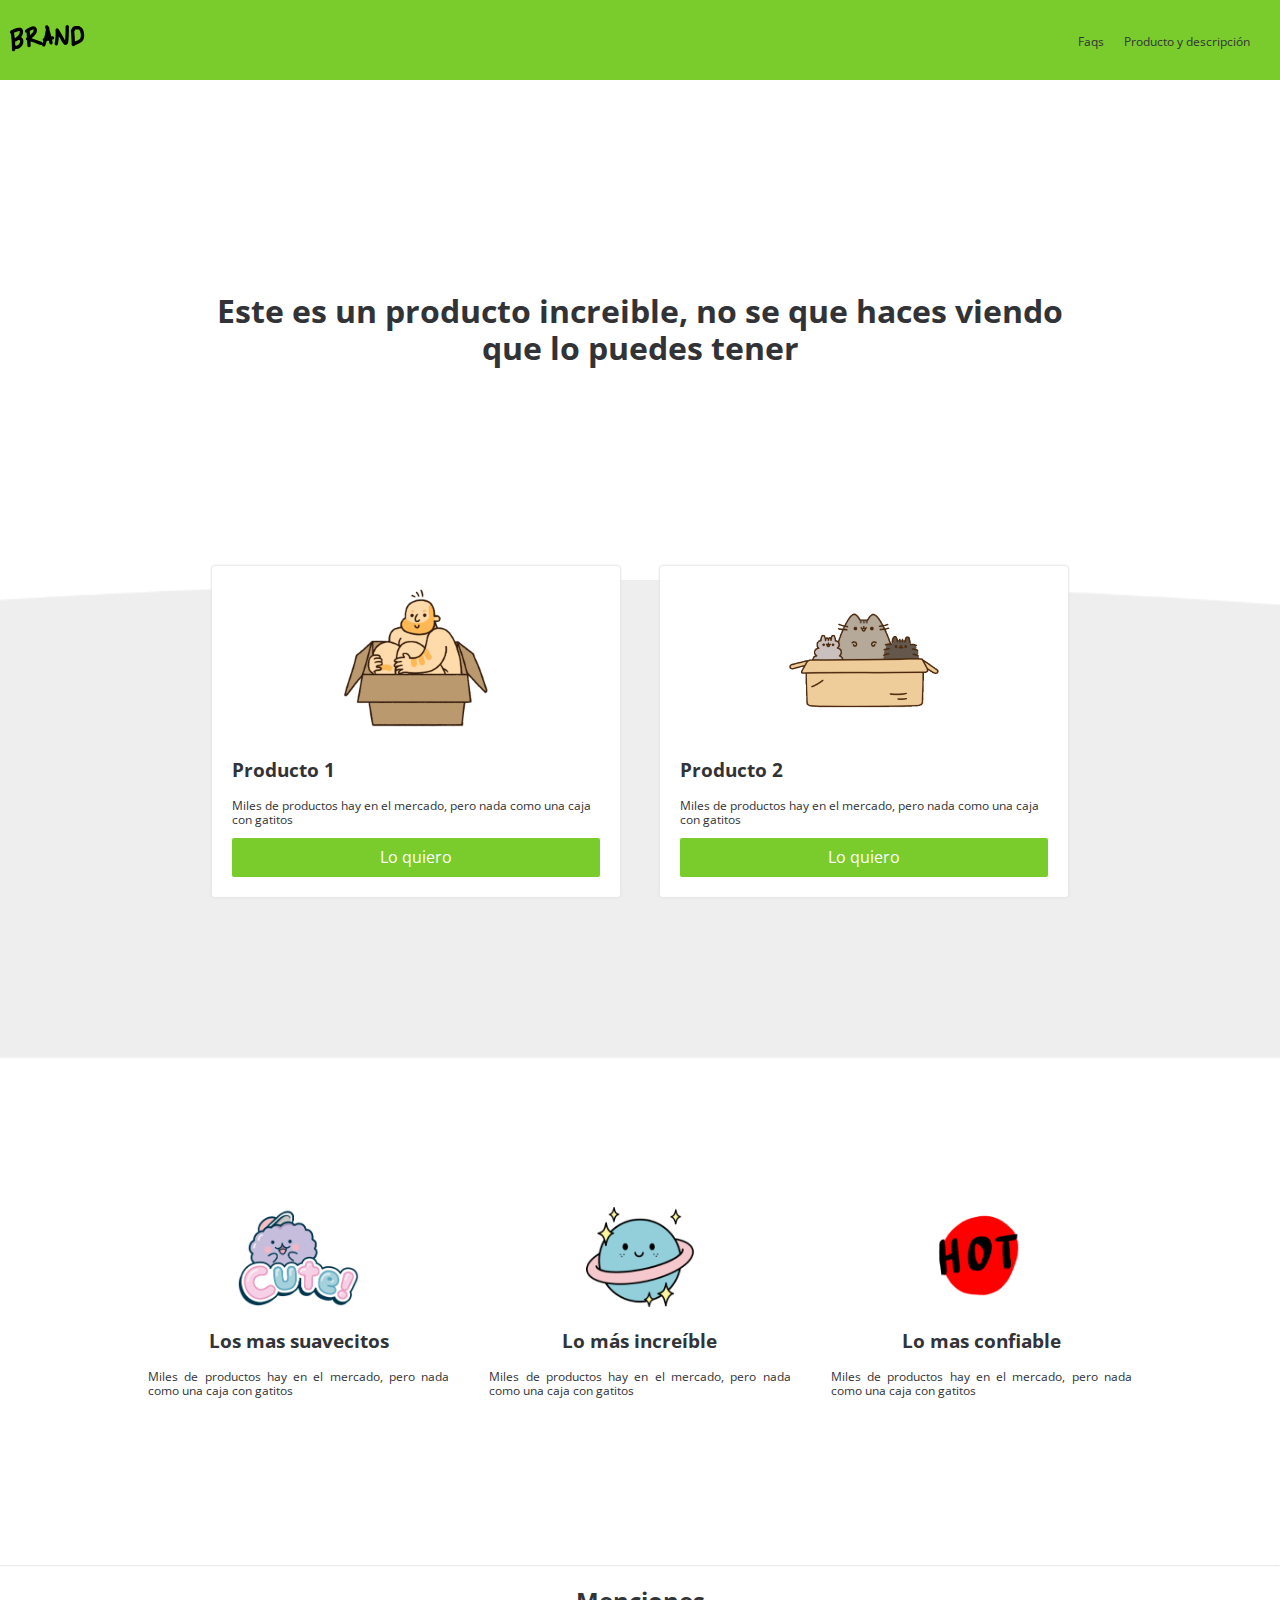
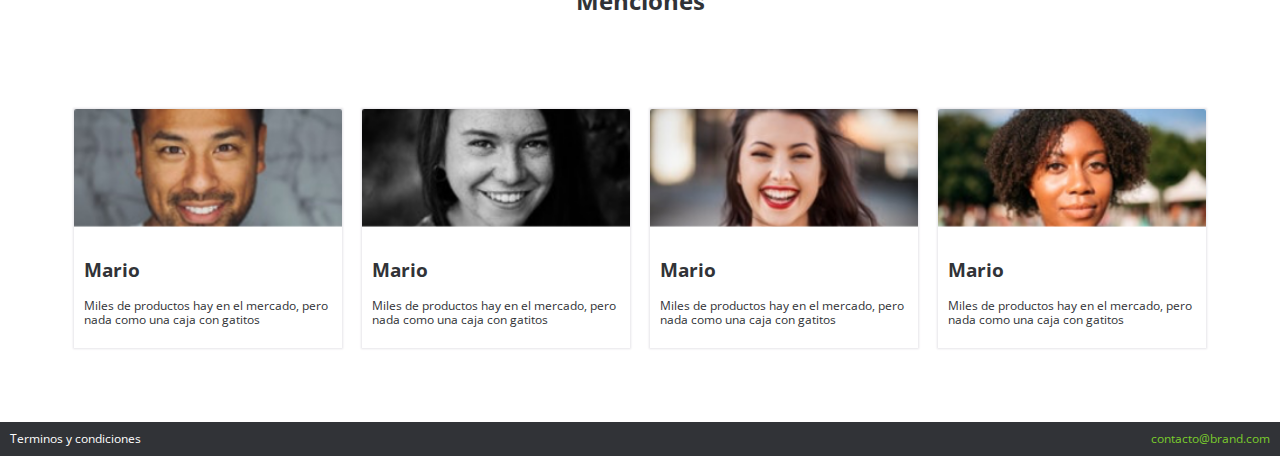
<file: index.html>
<!DOCTYPE html>
<html lang="en">
  <head>
    <meta charset="utf-8">
    <meta name="description" content="Este es un sitio de producto genial">
    <!-- Aqui podemos poner algún framework -->
    
    <!-- Aqui podemos poner algún framework -->
    <link rel="stylesheet" href="css/normalize.css">
    <link rel="stylesheet" href="css/estilos.css">
    <link rel="stylesheet" href="css/mobile.css">
    <link rel="stylesheet" href="css/animations.css">
    <title>BRAND📦</title>

  </head> <!-- Cierra head -->
  <body>
    <nav class="fadeInDown">
      <a href="#"><img src="images/logo.png" alt=""></a>
      <ul>
        <li>
          <a href="#">Faqs</a></li>
        <li>
          <a href="producto.html">Producto y descripción</a></li>
      </ul>
    </nav>
    <h1 class="main_section fadeIn">
      Este es un producto increible, no se que haces viendo que lo puedes tener
    </h1>
    <!-- Inicio productos -->
    <div class="products">
      <div class="product fadeInUp">
        <div class="content">
          <div class="image-product">
            <img src="images/box1.png" alt="">
          </div>
          <h3>Producto 1</h3>
          <p>Miles de productos hay en el mercado, pero nada como una caja con gatitos</p>
          <a href="venta.html">
            <button class="main_btn" >
              Lo quiero
            </button>
          </a>
        </div>
      </div>
      <div class="product fadeInUp">
        <div class="content">
          <div class="image-product">
            <img src="images/box2.png" alt="">
          </div>
          <h3>Producto 2</h3>
          <p>Miles de productos hay en el mercado, pero nada como una caja con gatitos</p>
          <button class="main_btn">
            Lo quiero
          </button>
        </div>
      </div>
    </div>
    <!-- Fin productos -->
    <!-- Inicia beneficios -->
    <div class="beneficios">
      <div class="beneficio">
        <div class="content_beneficio">
          <img src="images/b1.png" alt="">
          <h3>Los mas suavecitos</h3>
          <p class="text_beneficio">
            Miles de productos hay en el mercado, pero nada como una caja con gatitos
          </p>
        </div>
      </div>
      <div class="beneficio">
        <div class="content_beneficio">
          <img src="images/b2.png" alt="">
          <h3>Lo más increíble</h3>
          <p class="text_beneficio">
            Miles de productos hay en el mercado, pero nada como una caja con gatitos
          </p>
        </div>
      </div>
      <div class="beneficio">
        <div class="content_beneficio">
          <img src="images/b3.png" alt="">
          <h3>Lo mas confiable</h3>
          <p class="text_beneficio">
            Miles de productos hay en el mercado, pero nada como una caja con gatitos
          </p>
        </div>
      </div>
    </div>
    <!-- Fin beneficios -->
    <hr>
    <!-- Inicia menciones -->
    <h2 class="mention_title">Menciones</h2>
    <div class="mentions">
      <div class="mention">
        <div class="content_mention">
          <img src="images/p1.png" alt="">
          <div class="text">
            <h3>Mario</h3>
            <p>Miles de productos hay en el mercado, pero nada como una caja con gatitos</p>
          </div>
        </div>
      </div>
      <div class="mention">
        <div class="content_mention">
          <img src="images/p2.png" alt="">
          <div class="text">
            <h3>Mario</h3>
            <p>Miles de productos hay en el mercado, pero nada como una caja con gatitos</p>
          </div>
        </div>
      </div>
      <div class="mention">
        <div class="content_mention">
          <img src="images/p3.png" alt="">
          <div class="text">
            <h3>Mario</h3>
            <p>Miles de productos hay en el mercado, pero nada como una caja con gatitos</p>
          </div>
        </div>
      </div>
      <div class="mention">
        <div class="content_mention">
          <img src="images/p4.png" alt="">
          <div class="text">
            <h3>Mario</h3>
            <p>Miles de productos hay en el mercado, pero nada como una caja con gatitos</p>
          </div>
        </div>
      </div>
    </div>
    <!-- Fin de menciones -->
    <!-- Inicio de footer -->
    <footer>
      <div class="option">Terminos y condiciones</div>
      <div class="option contact"> <a href="mailto:contacto@brand.com">contacto@brand.com</a></div>
    </footer>
    <!-- Fin de Footer -->

    <!-- Script -->
    <script src="scripts/script.js"></script>
  </body> <!-- Cierra body -->
</html> <!-- Cierra html -->
</file>
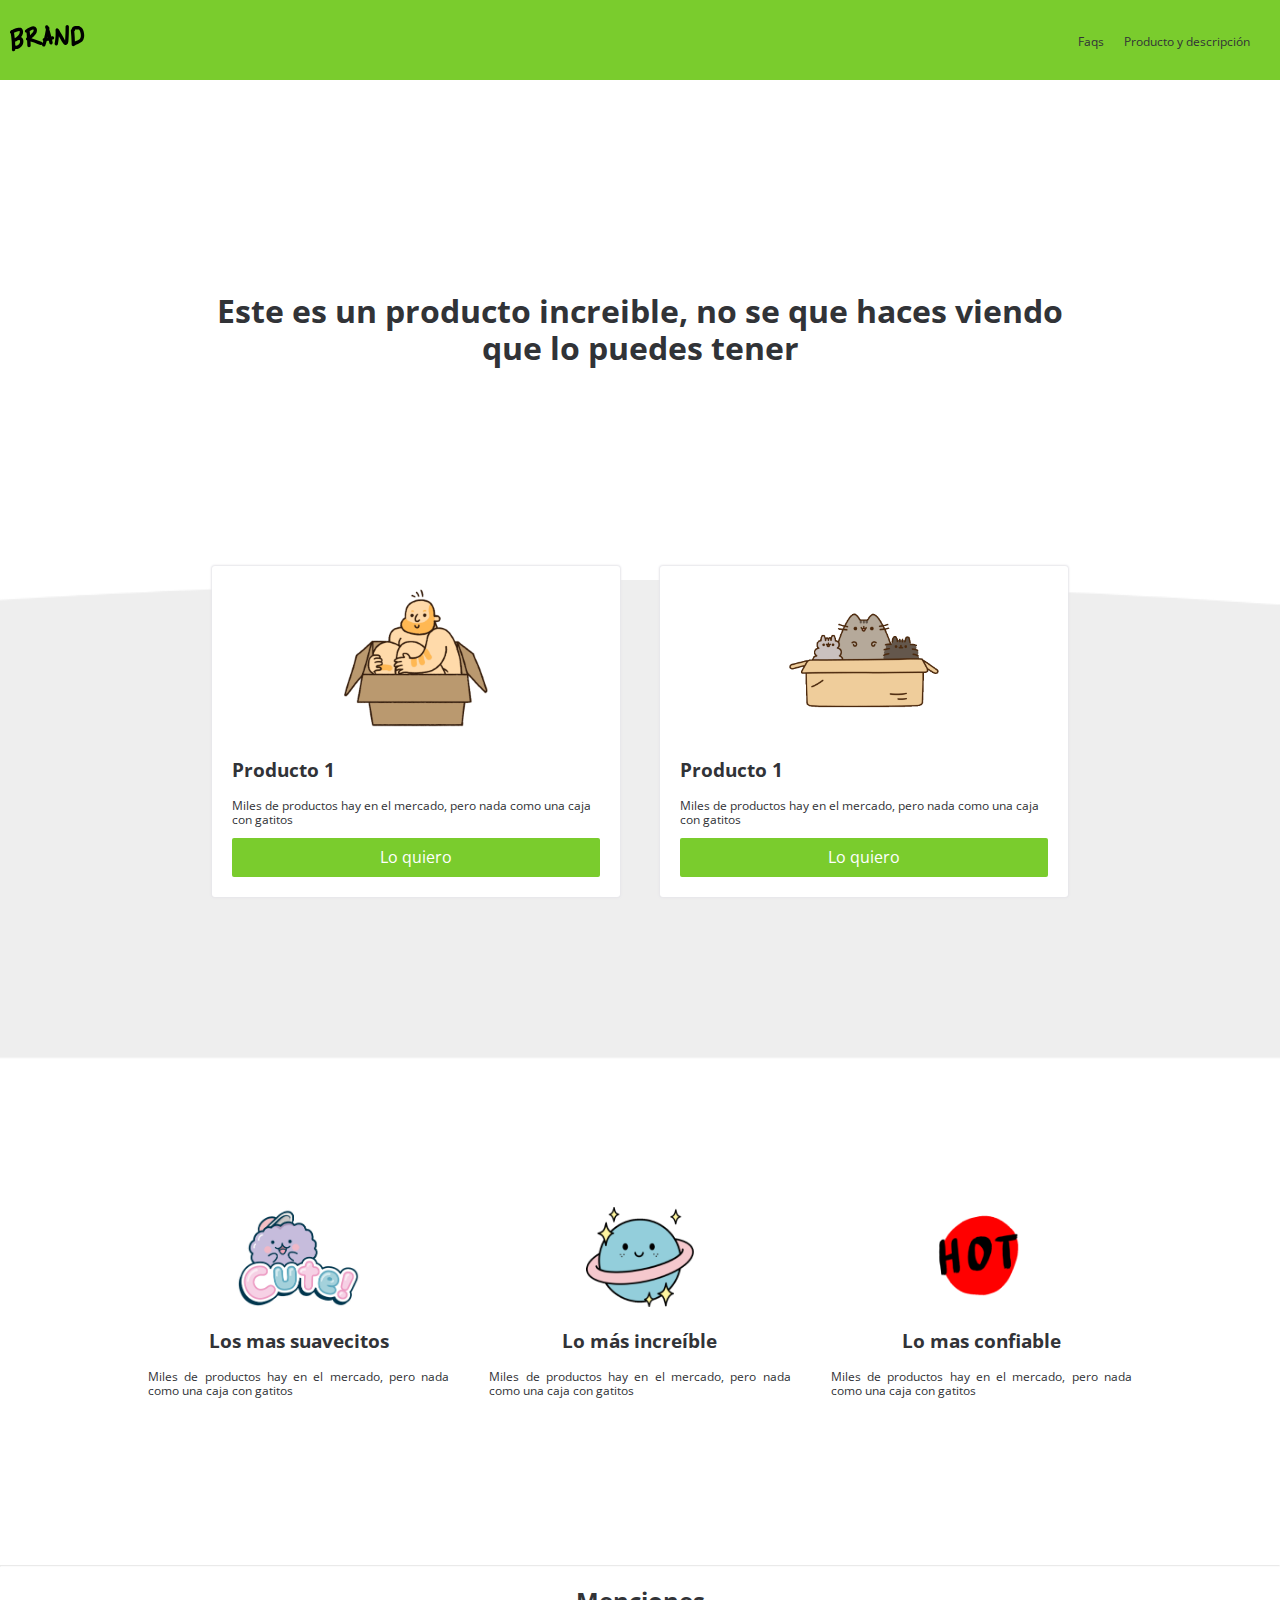
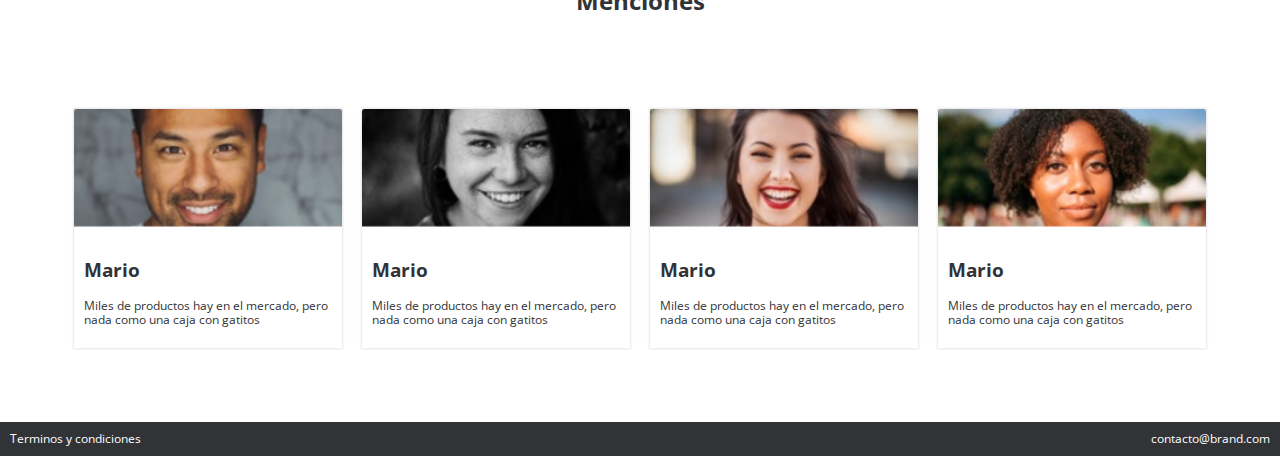
<file: Desarrollo_web-c18/index.html>
<!DOCTYPE html>
<html lang="en">
  <head>
    <meta charset="utf-8">
    <meta name="description" content="Este es un sitio de producto genial">
    <!-- Aqui podemos poner algún framework -->
    
    <!-- Aqui podemos poner algún framework -->
    <link rel="stylesheet" href="css/normalize.css">
    <link rel="stylesheet" href="css/estilos.css">
    <link rel="stylesheet" href="css/mobile.css">
    <link rel="stylesheet" href="css/animations.css">
    <title>BRAND📦</title>

  </head> <!-- Cierra head -->
  <body>
    <nav class="fadeInDown">
      <a href="#"><img src="images/logo.png" alt=""></a>
      <ul>
        <li>
          <a href="#">Faqs</a></li>
        <li>
          <a href="producto.html">Producto y descripción</a></li>
      </ul>
    </nav>
    <h1 class="main_section fadeIn">
      Este es un producto increible, no se que haces viendo que lo puedes tener
    </h1>
    <!-- Inicio productos -->
    <div class="products">
      <div class="product fadeInUp">
        <div class="content">
          <div class="image-product">
            <img src="images/box1.png" alt="">
          </div>
          <h3>Producto 1</h3>
          <p>Miles de productos hay en el mercado, pero nada como una caja con gatitos</p>
          <button class="main_btn">
            Lo quiero
          </button>
        </div>
      </div>
      <div class="product fadeInUp">
        <div class="content">
          <div class="image-product">
            <img src="images/box2.png" alt="">
          </div>
          <h3>Producto 1</h3>
          <p>Miles de productos hay en el mercado, pero nada como una caja con gatitos</p>
          <button class="main_btn">
            Lo quiero
          </button>
        </div>
      </div>
    </div>
    <!-- Fin productos -->
    <!-- Inicia beneficios -->
    <div class="beneficios">
      <div class="beneficio">
        <div class="content_beneficio">
          <img src="images/b1.png" alt="">
          <h3>Los mas suavecitos</h3>
          <p class="text_beneficio">
            Miles de productos hay en el mercado, pero nada como una caja con gatitos
          </p>
        </div>
      </div>
      <div class="beneficio">
        <div class="content_beneficio">
          <img src="images/b2.png" alt="">
          <h3>Lo más increíble</h3>
          <p class="text_beneficio">
            Miles de productos hay en el mercado, pero nada como una caja con gatitos
          </p>
        </div>
      </div>
      <div class="beneficio">
        <div class="content_beneficio">
          <img src="images/b3.png" alt="">
          <h3>Lo mas confiable</h3>
          <p class="text_beneficio">
            Miles de productos hay en el mercado, pero nada como una caja con gatitos
          </p>
        </div>
      </div>
    </div>
    <!-- Fin beneficios -->
    <hr>
    <!-- Inicia menciones -->
    <h2 class="mention_title">Menciones</h2>
    <div class="mentions">
      <div class="mention">
        <div class="content_mention">
          <img src="images/p1.png" alt="">
          <div class="text">
            <h3>Mario</h3>
            <p>Miles de productos hay en el mercado, pero nada como una caja con gatitos</p>
          </div>
        </div>
      </div>
      <div class="mention">
        <div class="content_mention">
          <img src="images/p2.png" alt="">
          <div class="text">
            <h3>Mario</h3>
            <p>Miles de productos hay en el mercado, pero nada como una caja con gatitos</p>
          </div>
        </div>
      </div>
      <div class="mention">
        <div class="content_mention">
          <img src="images/p3.png" alt="">
          <div class="text">
            <h3>Mario</h3>
            <p>Miles de productos hay en el mercado, pero nada como una caja con gatitos</p>
          </div>
        </div>
      </div>
      <div class="mention">
        <div class="content_mention">
          <img src="images/p4.png" alt="">
          <div class="text">
            <h3>Mario</h3>
            <p>Miles de productos hay en el mercado, pero nada como una caja con gatitos</p>
          </div>
        </div>
      </div>
    </div>
    <!-- Fin de menciones -->
    <!-- Inicio de footer -->
    <footer>
      <div class="option">Terminos y condiciones</div>
      <div class="option">contacto@brand.com</div>
    </footer>
    <!-- Fin de Footer -->

    <!-- Script -->
    <script src="scripts/script.js"></script>
  </body> <!-- Cierra body -->
</html> <!-- Cierra html -->
</file>
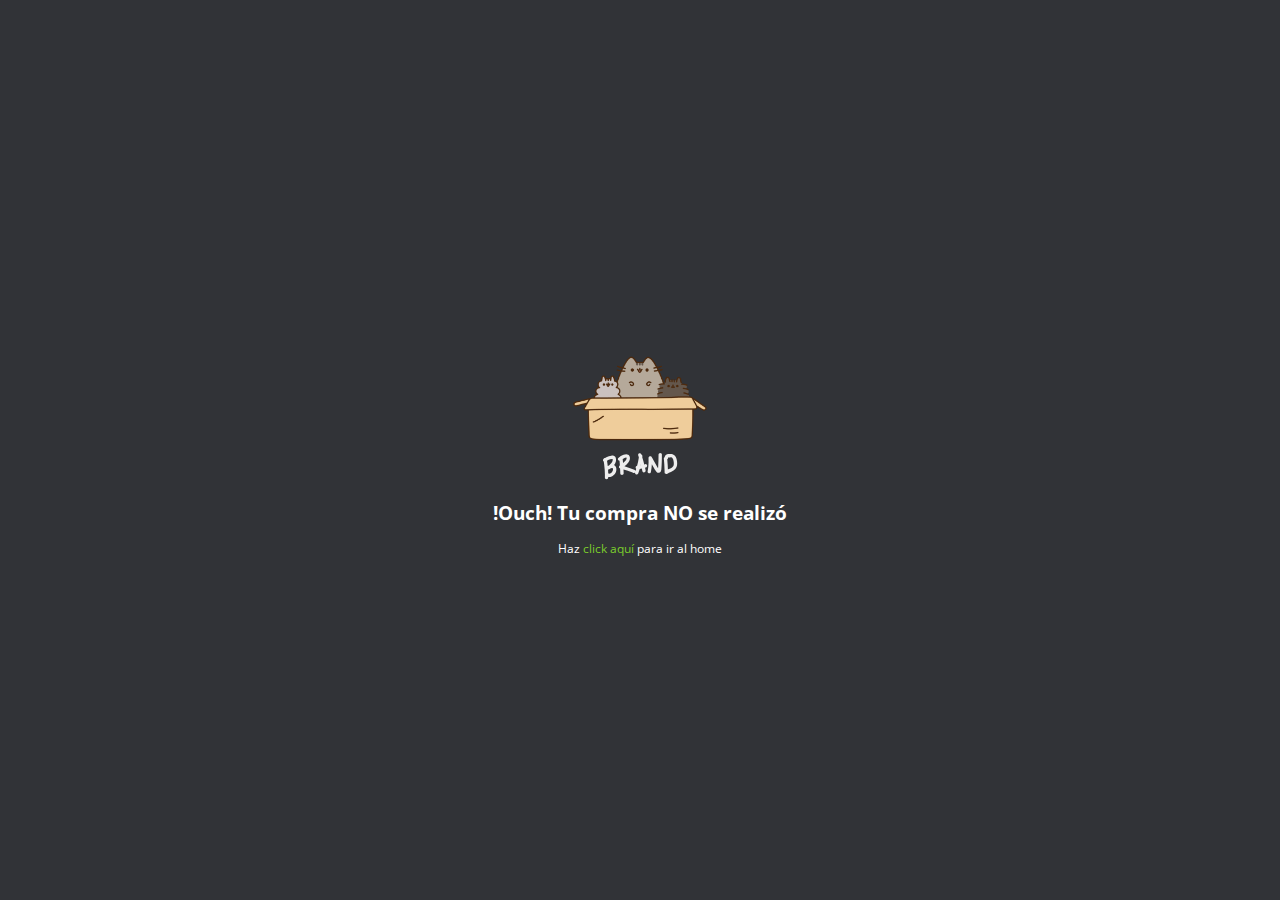
<file: exito.html>
<!DOCTYPE html>
<html lang="es">
<head>
    <meta charset="UTF-8">
    <meta name="viewport" content="width=device-width, initial-scale=1.0">
    <meta http-equiv="X-UA-Compatible" content="ie=edge">
    <link rel="stylesheet" href="css/normalize.css">
    <link rel="stylesheet" href="css/estilos.css">
    <link rel="stylesheet" href="css/animations.css">
    <link rel="stylesheet" href="css/paypal.css">

    <title>Falla</title>
</head>
<body>
    <div class="content_paypal">
        <img src="images/box_brand.png" alt="">
        <h3>!Ouch! Tu compra  NO se realizó</h3>
        <p>Haz<a href="index.html"> click aquí </a>para ir al home</p>
    </div>
</body>
</html>
</file>
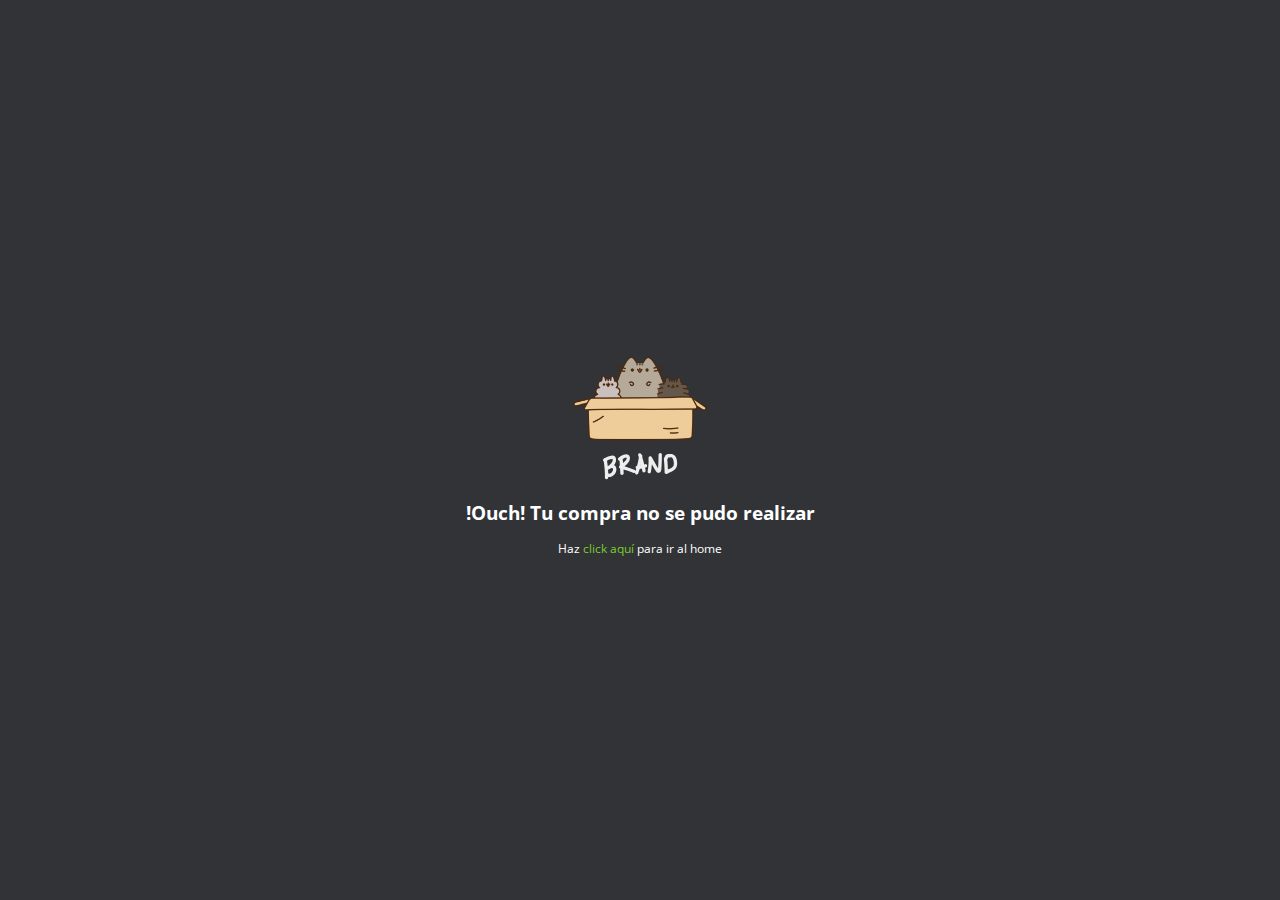
<file: falla.html>
<!DOCTYPE html>
<html lang="es">
<head>
    <meta charset="UTF-8">
    <meta name="viewport" content="width=device-width, initial-scale=1.0">
    <meta http-equiv="X-UA-Compatible" content="ie=edge">
    <link rel="stylesheet" href="css/normalize.css">
    <link rel="stylesheet" href="css/estilos.css">
    <link rel="stylesheet" href="css/animations.css">
    <link rel="stylesheet" href="css/paypal.css">

    <title>Falla</title>
</head>
<body>
    <div class="content_paypal">
        <img src="images/box_brand.png" alt="">
        <h3>!Ouch! Tu compra no se pudo realizar</h3>
        <p>Haz<a href="index.html"> click aquí </a>para ir al home</p>
    </div>
</body>
</html>
</file>
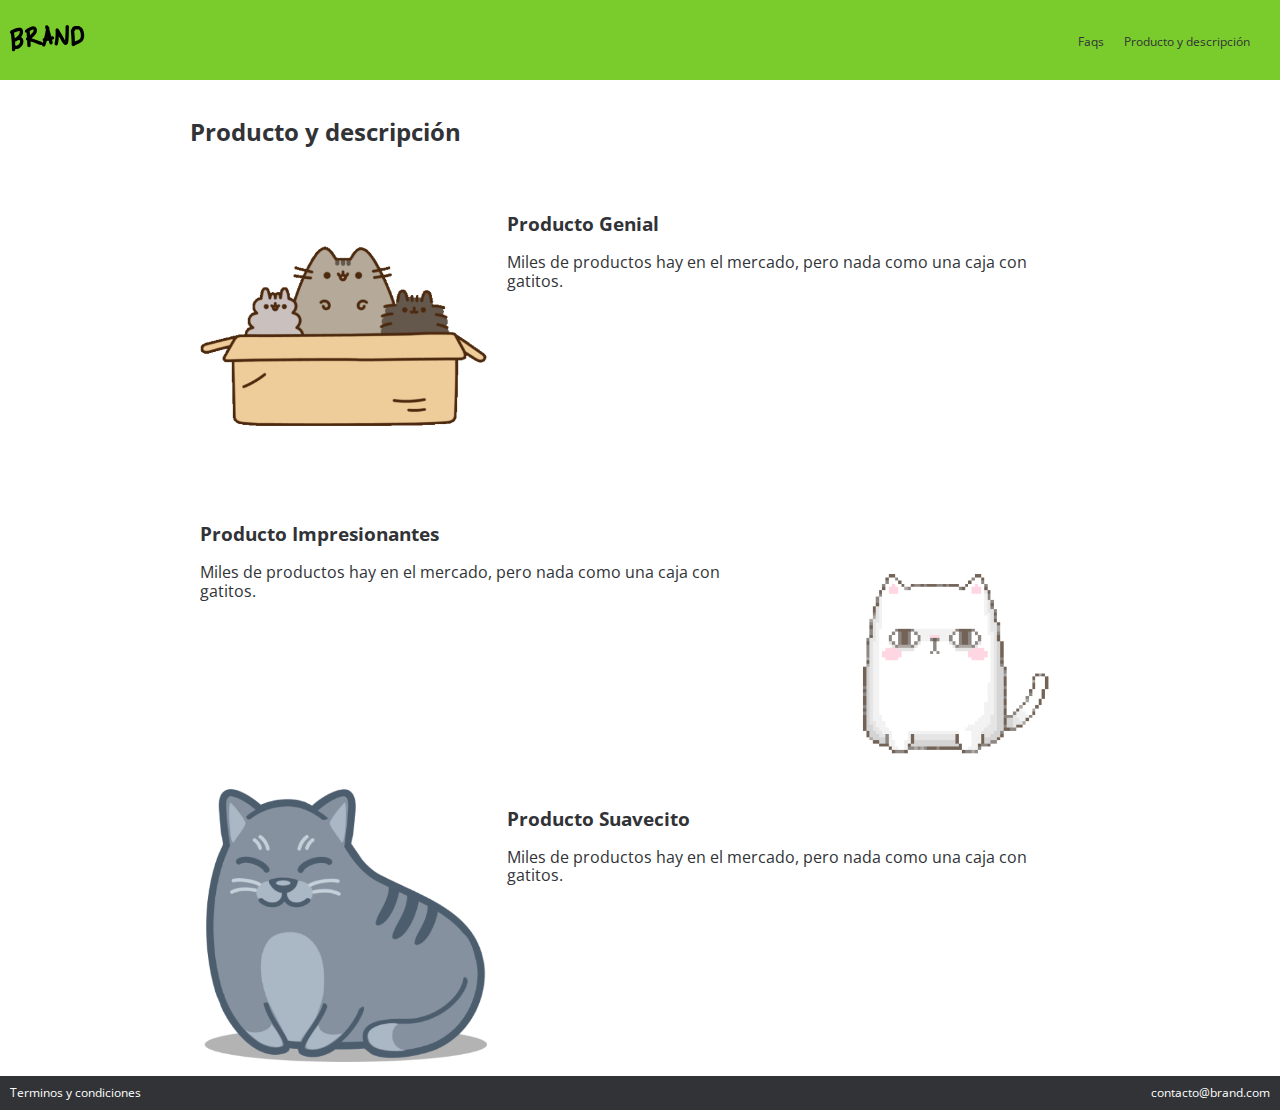
<file: producto.html>
<!DOCTYPE html>
<html lang="en">
  <head>
    <meta charset="utf-8">
    <meta name="description" content="Este es un sitio de producto genial">
    <link rel="stylesheet" href="css/normalize.css">
    <link rel="stylesheet" href="css/estilos.css">
    <link rel="stylesheet" href="css/animations.css">
    <link rel="stylesheet" href="css/grid.css">
    <title>BRAND📦</title>

  </head> <!-- Cierra head -->
  <body>
    <nav>
      <a href="index.html"><img src="images/logo.png" alt=""></a>
      <ul>
        <li>
          <a href="faqs.html">Faqs</a></li>
        <li>
          <a href="#">Producto y descripción</a></li>
      </ul>
    </nav>

    <!-- Empiezan beneficios -->

    <div class="container fadeIn">
      <br>
      <h2>Producto y descripción</h2>
      <br>
      <div class="row">
        <div class="col-4">
          <img src="images/ben1.png" alt="">
        </div>
        <div class="col-8">
          <h3>Producto Genial</h3>
          Miles de productos hay en el mercado, pero nada como una caja con gatitos.
        </div>
      </div>
      <div class="row">
        <div class="col-4 no-desk">
          <img src="images/ben2.png" alt="">
        </div>
        <div class="col-8">
          <h3>Producto Impresionantes</h3>
          Miles de productos hay en el mercado, pero nada como una caja con gatitos.
        </div>
        <div class="col-4 no-mobile">
          <img src="images/ben2.png" alt="">
        </div>
      </div>
      <div class="row">
        <div class="col-4">
          <img src="images/ben3.png" alt="">
        </div>
        <div class="col-8">
          <h3>Producto Suavecito</h3>
          Miles de productos hay en el mercado, pero nada como una caja con gatitos.
        </div>
      </div>
    </div>
    <!-- Empiezan beneficios -->



    <!-- Inicio de footer -->
    <footer>
      <div class="option">Terminos y condiciones</div>
      <div class="option">contacto@brand.com</div>
    </footer>
    <!-- Fin de Footer -->

    <!-- Script -->
    <script src="scripts/script.js"></script>
  </body> <!-- Cierra body -->
</html> <!-- Cierra html -->
</file>
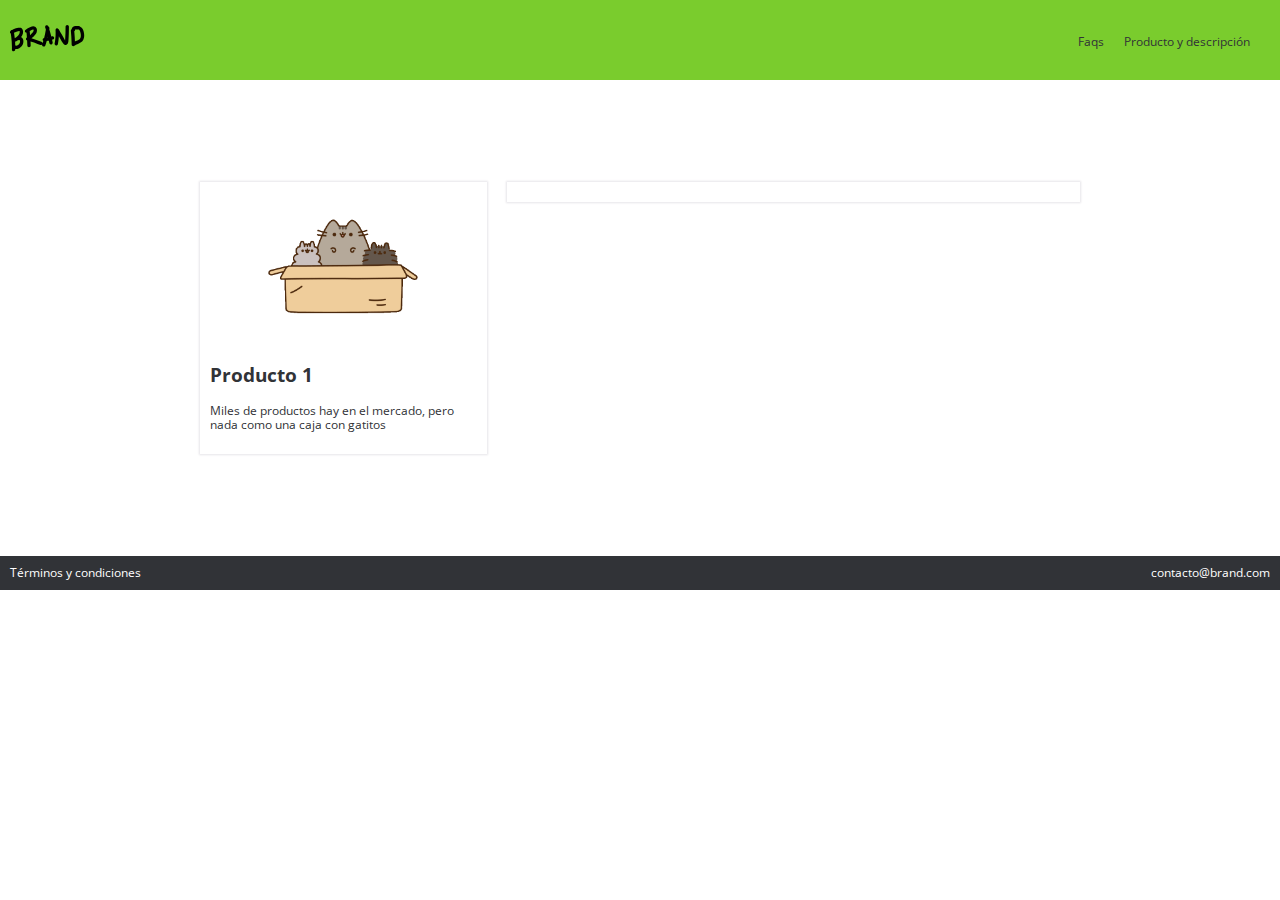
<file: Desarrollo_web-c18/venta.html>
<!DOCTYPE html>
<html lang="en">
  <head>
    <meta charset="utf-8">
    <meta name="description" content="Este es un sitio de producto genial">
    <link rel="stylesheet" href="css/normalize.css">
    <link rel="stylesheet" href="css/estilos.css">
    <link rel="stylesheet" href="css/animations.css">
    <link rel="stylesheet" href="css/grid.css">
    <title>BRAND📦</title>

  </head> <!-- Cierra head -->
  <body>
    <nav>
      <a href="index.html"><img src="images/logo.png" alt=""></a>
      <ul>
        <li>
          <a href="faqs.html">Faqs</a></li>
        <li>
          <a href="#">Producto y descripción</a></li>
      </ul>
    </nav>

    <!-- Empiezan Formulario Venta -->
    <br>
    <br>
    <br>
    <br>
    <br>
    <div class="container">

      <div class="row">
        <div class="col-4">
          <div class="modulo_pago">
            <div class="modulo_pago_images">
              <img src="images/box2.png" alt="">
            </div>
            <h3>
              Producto 1
            </h3>
            <p>
              Miles de productos hay en el mercado, pero nada como una caja con gatitos
            </p>
          </div>
        </div>
        <div class="col-8">
          <div class="modulo_pago">
            
          </div>
        </div>
      </div>

    </div>
    <br>
    <br>
    <br>
    <br>
    <br>


    <!-- Empiezan Formulario beneficios -->

    <!-- Inicio de footer -->
    <footer>
      <div class="option">Términos y condiciones</div>
      <div class="option">contacto@brand.com</div>
    </footer>
    <!-- Fin de Footer -->

    <!-- Script -->
    <script src="scripts/script.js"></script>
  </body> <!-- Cierra body -->
</html> <!-- Cierra html -->
</file>
<file: css/estilos.css>
/*
#  ·················
#  ··_______________
#  ·/·___/·___/·___/
#  /·/__(__··|__··)·
#  \___/____/____/··
#  ·················
*/
@import url('https://fonts.googleapis.com/css?family=Open+Sans:400,700');
/*------ Variables */
:root{
  /*------ Colores */
  --green-color: #7ACC2D;
  --black-color: #313337;
  --white-color: white;
  /*------ Tipografía */
  --normal:12px;
  /*------ Espaciado */
  --space:10px;
  --space-2:20px;
  /*------ Box shadow*/
  --box:0px 0 2px 1px #e6e5e9;
}

/* -------------------------------------------  */
html, body{
  margin:0;
  padding: 0;
  font-family: 'Open Sans', sans-serif;
  color: var(--black-color);
}
a {
  color: var(--green-color);
  text-decoration: none;
}

p, label{
  font-size: var(--normal);
}

nav{
  display: flex;
  justify-content: space-between;
  align-items: center;
  padding: var(--space);
  min-height: 60px;
  background-color: var(--green-color);
}

nav a{
  text-decoration: none;
  color: var(--black-color);
  font-size: var(--normal);
}

nav a:hover{
  color: var(--white-color);
}

nav ul {
  display: flex;
}

nav ul li{
  padding-right: 20px;
  list-style: none;
}

hr{
  opacity: .2;
}

/* ------------------------------------------- MAIN SECTION */

.main_section{
  text-align: center;
  padding: 15%;
}

/* -------------------------------------------  PRODUCTOS */

.products{
  background-image: url("../images/curve.png");
  padding: 15%;
  background-position: center top;
  background-repeat: no-repeat;
  display: flex;
  height: 95px;
  background-size: cover;

}

.product{
  padding: 20px;
  margin-top: -226px;
}

.image-product{
  text-align: center;
}

.content{
  padding: 20px;
  background: var(--white-color);
  border-radius: 3px;
  box-shadow: 0px 0 2px 1px #e6e5e9;
}

.main_btn{
  padding: var(--space);
  background-color: var(--green-color);
  width: 100%;
  border: 0px;
  border-radius: 2px;
  cursor: pointer;
  color: var(--white-color);
}
.main_btn:hover{
  background-color: #63a426;
}

/* Beneficios */
.beneficios{
  padding: 10%;
  display: flex;
}

.beneficio{
  text-align: center;
  padding: 20px;
}

.beneficio img{
  max-height: 100px
}

.text_beneficio{
  text-align: justify;
}

/* Mentions */
.mentions{
  display: flex;
  padding: 5%;
}
.mention img{
  width: 100%;
}
h2.mention_title{
  text-align: center;
}
.mention{
  padding: var(--space);
}
.content_mention{
  box-shadow: 0px 0 2px 1px #e6e5e9;
}
.mention .text{
  padding: var(--space);
}
/* ------------------------------------------- Venta */

.modulo_pago{
  background-color: var(--white-color);
  box-shadow: var(--box);
  padding: var(--space);
}
.modulo_pago_images {
  max-width: 150px;
  text-align: center;
  width: 100%;
  margin: auto;
}

.data  {
  margin-top: var(--space);
  width: 100%;
  height: 35px;
  border-radius: 2px;
  border: 1px solid var(--black-color);
  box-sizing: border-box;
}

.modulo_pago .main_btn {
  margin-top: var(--space);
}

/* ------------------------------------------- Footer */
footer{
  display: flex;
  justify-content: space-between;
  font-size: var(--normal);
  background-color: var(--black-color);
  padding: var(--space);
  color: var(--white-color);
}
</file>
<file: css/mobile.css>
/*
#  ····················__····_·__···
#  ···____·___··____··/·/_··(_)·/__·
#  ··/·__·`__·\/·__·\/·__·\/·/·/·_·\
#  ·/·/·/·/·/·/·/_/·/·/_/·/·/·/··__/
#  /_/·/_/·/_/\____/_.___/_/_/\___/·
#  ································· */

@media (max-width: 650px) {

  .main_section{
    padding: 5%;
  }
  .products{
    display: block;
    height: auto;
    padding: 5%;
  }
  .product{
    margin-top: auto;
  }
  .beneficios{
    display: initial;
  }
  .mentions{
    display: initial;
  }
}
</file>
<file: css/animations.css>
/*
#  ···············_·················__··_·················
#  ··____·_____··(_)___·___··____·_/·/_(_)___··____··_____
#  ·/·__·`/·__·\/·/·__·`__·\/·__·`/·__/·/·__·\/·__·\/·___/
#  /·/_/·/·/·/·/·/·/·/·/·/·/·/_/·/·/_/·/·/_/·/·/·/·(__··)·
#  \__,_/_/·/_/_/_/·/_/·/_/\__,_/\__/_/\____/_/·/_/____/··
#  ·······················································
*/
/* https://daneden.github.io/animate.css/ */

.fadeIn{
  -webkit-animation-duration: 4s;
  animation-duration: 4s;
  -webkit-animation-fill-mode: both;
  animation-fill-mode: both;
  -webkit-animation-name: fadeIn;
  animation-name: fadeIn;
}

@keyframes fadeIn{
  from{
    opacity: 0;
  }
  to{
    opacity: 1;
  }
}

.fadeInDown{
  -webkit-animation-duration: 1s;
  animation-duration: 1s;
  -webkit-animation-fill-mode: both;
  animation-fill-mode: both;
  -webkit-animation-name: fadeInDown;
  animation-name: fadeInDown;
}

@-webkit-keyframes fadeInDown {
  from {
    opacity: 0;
    -webkit-transform: translate3d(0, -100%, 0);
    transform: translate3d(0, -100%, 0);
  }

  to {
    opacity: 1;
    -webkit-transform: translate3d(0, 0, 0);
    transform: translate3d(0, 0, 0);
  }
}

@keyframes fadeInDown {
  from {
    opacity: 0;
    -webkit-transform: translate3d(0, -100%, 0);
    transform: translate3d(0, -100%, 0);
  }

  to {
    opacity: 1;
    -webkit-transform: translate3d(0, 0, 0);
    transform: translate3d(0, 0, 0);
  }
}



.fadeInUp {
  -webkit-animation-duration: 1s;
  animation-duration: 1s;
  -webkit-animation-fill-mode: both;
  animation-fill-mode: both;
  -webkit-animation-name: fadeInUp;
  animation-name: fadeInUp;
}

@-webkit-keyframes fadeInUp {
  from {
    opacity: 0;
    -webkit-transform: translate3d(0, 100%, 0);
    transform: translate3d(0, 100%, 0);
  }

  to {
    opacity: 1;
    -webkit-transform: translate3d(0, 0, 0);
    transform: translate3d(0, 0, 0);
  }
}

@keyframes fadeInUp {
  from {
    opacity: 0;
    -webkit-transform: translate3d(0, 100%, 0);
    transform: translate3d(0, 100%, 0);
  }

  to {
    opacity: 1;
    -webkit-transform: translate3d(0, 0, 0);
    transform: translate3d(0, 0, 0);
  }
}
</file>
<file: Desarrollo_web-c18/css/estilos.css>
/*
#  ·················
#  ··_______________
#  ·/·___/·___/·___/
#  /·/__(__··|__··)·
#  \___/____/____/··
#  ·················
*/
@import url('https://fonts.googleapis.com/css?family=Open+Sans:400,700');
/*------ Variables */
:root{
  /*------ Colores */
  --green-color: #7ACC2D;
  --black-color: #313337;
  --white-color: white;
  /*------ Tipografía */
  --normal:12px;
  /*------ Espaciado */
  --space:10px;
  --space-2:20px;
  /*------ Box shadow*/
  --box:0px 0 2px 1px #e6e5e9;
}

/* -------------------------------------------  */
html, body{
  margin:0;
  padding: 0;
  font-family: 'Open Sans', sans-serif;
  color: var(--black-color);
}

p{
  font-size: var(--normal);
}


nav{
  display: flex;
  justify-content: space-between;
  align-items: center;
  padding: var(--space);
  min-height: 60px;
  background-color: var(--green-color);
}

nav a{
  text-decoration: none;
  color: var(--black-color);
  font-size: var(--normal);
}

nav a:hover{
  color: var(--white-color);
}

nav ul {
  display: flex;
}

nav ul li{
  padding-right: 20px;
  list-style: none;
}

hr{
  opacity: .2;
}

/* ------------------------------------------- MAIN SECTION */

.main_section{
  text-align: center;
  padding: 15%;
}

/* -------------------------------------------  PRODUCTOS */

.products{
  background-image: url("../images/curve.png");
  padding: 15%;
  background-position: center top;
  background-repeat: no-repeat;
  display: flex;
  height: 95px;
  background-size: cover;

}

.product{
  padding: 20px;
  margin-top: -226px;
}

.image-product{
  text-align: center;
}

.content{
  padding: 20px;
  background: var(--white-color);
  border-radius: 3px;
  box-shadow: 0px 0 2px 1px #e6e5e9;
}

.main_btn{
  padding: var(--space);
  background-color: var(--green-color);
  width: 100%;
  border: 0px;
  border-radius: 2px;
  cursor: pointer;
  color: var(--white-color);
}
.main_btn:hover{
  background-color: #63a426;
}

/* Beneficios */
.beneficios{
  padding: 10%;
  display: flex;
}

.beneficio{
  text-align: center;
  padding: 20px;
}

.beneficio img{
  max-height: 100px
}

.text_beneficio{
  text-align: justify;
}

/* Mentions */
.mentions{
  display: flex;
  padding: 5%;
}
.mention img{
  width: 100%;
}
h2.mention_title{
  text-align: center;
}
.mention{
  padding: var(--space);
}
.content_mention{
  box-shadow: 0px 0 2px 1px #e6e5e9;
}
.mention .text{
  padding: var(--space);
}
/* ------------------------------------------- Venta */

.modulo_pago{
background-color:var(--white-color);
box-shadow: var(--box);
padding:var(--space);
}

.modulo_pago_images{
  max-width: 150px;
  text-align: center;
  width: 100%;
  margin:auto;
}


/* ------------------------------------------- Footer */
footer{
  display: flex;
  justify-content: space-between;
  font-size: var(--normal);
  background-color: var(--black-color);
  padding: var(--space);
  color: var(--white-color);
}
</file>
<file: Desarrollo_web-c18/css/mobile.css>
/*
#  ····················__····_·__···
#  ···____·___··____··/·/_··(_)·/__·
#  ··/·__·`__·\/·__·\/·__·\/·/·/·_·\
#  ·/·/·/·/·/·/·/_/·/·/_/·/·/·/··__/
#  /_/·/_/·/_/\____/_.___/_/_/\___/·
#  ································· */

@media (max-width: 650px) {

  .main_section{
    padding: 5%;
  }
  .products{
    display: block;
    height: auto;
    padding: 5%;
  }
  .product{
    margin-top: auto;
  }
  .beneficios{
    display: initial;
  }
  .mentions{
    display: initial;
  }
}
</file>
<file: Desarrollo_web-c18/css/animations.css>
/*
#  ···············_·················__··_·················
#  ··____·_____··(_)___·___··____·_/·/_(_)___··____··_____
#  ·/·__·`/·__·\/·/·__·`__·\/·__·`/·__/·/·__·\/·__·\/·___/
#  /·/_/·/·/·/·/·/·/·/·/·/·/·/_/·/·/_/·/·/_/·/·/·/·(__··)·
#  \__,_/_/·/_/_/_/·/_/·/_/\__,_/\__/_/\____/_/·/_/____/··
#  ·······················································
*/
/* https://daneden.github.io/animate.css/ */

.fadeIn{
  -webkit-animation-duration: 4s;
  animation-duration: 4s;
  -webkit-animation-fill-mode: both;
  animation-fill-mode: both;
  -webkit-animation-name: fadeIn;
  animation-name: fadeIn;
}

@keyframes fadeIn{
  from{
    opacity: 0;
  }
  to{
    opacity: 1;
  }
}

.fadeInDown{
  -webkit-animation-duration: 1s;
  animation-duration: 1s;
  -webkit-animation-fill-mode: both;
  animation-fill-mode: both;
  -webkit-animation-name: fadeInDown;
  animation-name: fadeInDown;
}

@-webkit-keyframes fadeInDown {
  from {
    opacity: 0;
    -webkit-transform: translate3d(0, -100%, 0);
    transform: translate3d(0, -100%, 0);
  }

  to {
    opacity: 1;
    -webkit-transform: translate3d(0, 0, 0);
    transform: translate3d(0, 0, 0);
  }
}

@keyframes fadeInDown {
  from {
    opacity: 0;
    -webkit-transform: translate3d(0, -100%, 0);
    transform: translate3d(0, -100%, 0);
  }

  to {
    opacity: 1;
    -webkit-transform: translate3d(0, 0, 0);
    transform: translate3d(0, 0, 0);
  }
}



.fadeInUp {
  -webkit-animation-duration: 1s;
  animation-duration: 1s;
  -webkit-animation-fill-mode: both;
  animation-fill-mode: both;
  -webkit-animation-name: fadeInUp;
  animation-name: fadeInUp;
}

@-webkit-keyframes fadeInUp {
  from {
    opacity: 0;
    -webkit-transform: translate3d(0, 100%, 0);
    transform: translate3d(0, 100%, 0);
  }

  to {
    opacity: 1;
    -webkit-transform: translate3d(0, 0, 0);
    transform: translate3d(0, 0, 0);
  }
}

@keyframes fadeInUp {
  from {
    opacity: 0;
    -webkit-transform: translate3d(0, 100%, 0);
    transform: translate3d(0, 100%, 0);
  }

  to {
    opacity: 1;
    -webkit-transform: translate3d(0, 0, 0);
    transform: translate3d(0, 0, 0);
  }
}
</file>
<file: css/paypal.css>
body {
    background-color: var(--black-color);
    text-align: center;
    color: var(--white-color);
    display: flex;
    justify-content: center;
    align-items: center;
    height: 100vh;

}

a {
    text-decoration: none;

}

.content_paypal a{
    color: var(--green-color);
}
</file>
<file: css/grid.css>
.container{
  max-width: 900px;
  margin:auto;
}

/* Valor por columna = 8.3333333333 */

.row{
  display: flex;
}

.col-1{
  width: 8.3333333333%;
}
.col-2{
  width: 16.6666666666%;
}
.col-3{
  width: 24.9999999999%;
}
.col-4{
  width: 33.3333333332%;
}
.col-5{
  width: 41.6666666665%;
}
.col-6{
  width: 49.9999999998%;
}
.col-7{
  width: 58.3333333331%;
}
.col-8{
  width: 66.6666666664%;
}
.col-9{
  width: 74.9999999997%;
}
.col-10{
  width: 83.333333333%;
}
.col-11{
  width: 91.6666666663%;
}
.col-12{
  width: 100%;
}

.col-1,.col-2,.col-3,.col-4,.col-5,.col-6,.col-7,.col-8,.col-9,.col-10,.col-11,.col-12{
  padding: 10px;
}
.col-1 img,.col-2 img,.col-3 img,.col-4 img,.col-5 img,.col-6 img,.col-7 img,.col-8 img,.col-9 img,.col-10 img,.col-11 img,.col-12 img{
  width: 100%;
}

.no-desk{
  display: none;
}

@media (max-width:600px) {
  .container{
    padding: 30px;
  }
  .no-mobile{
    display: none
  }
  .no-desk{
    display: initial;
  }
  .row{
    display: inline;
    padding: 10px;
  }
  .col-1,.col-2,.col-3,.col-4,.col-5,.col-6,.col-7,.col-8,.col-9,.col-10,.col-11,.col-12{
    width: 100%;
    padding: 0px;
  }
}
</file>
<file: Desarrollo_web-c18/css/grid.css>
.container{
  max-width: 900px;
  margin:auto;
}

/* Valor por columna = 8.3333333333 */

.row{
  display: flex;
}

.col-1{
  width: 8.3333333333%;
}
.col-2{
  width: 16.6666666666%;
}
.col-3{
  width: 24.9999999999%;
}
.col-4{
  width: 33.3333333332%;
}
.col-5{
  width: 41.6666666665%;
}
.col-6{
  width: 49.9999999998%;
}
.col-7{
  width: 58.3333333331%;
}
.col-8{
  width: 66.6666666664%;
}
.col-9{
  width: 74.9999999997%;
}
.col-10{
  width: 83.333333333%;
}
.col-11{
  width: 91.6666666663%;
}
.col-12{
  width: 100%;
}

.col-1,.col-2,.col-3,.col-4,.col-5,.col-6,.col-7,.col-8,.col-9,.col-10,.col-11,.col-12{
  padding: 10px;
}
.col-1 img,.col-2 img,.col-3 img,.col-4 img,.col-5 img,.col-6 img,.col-7 img,.col-8 img,.col-9 img,.col-10 img,.col-11 img,.col-12 img{
  width: 100%;
}

.no-desk{
  display: none;
}

@media (max-width:600px) {
  .container{
    padding: 30px;
  }
  .no-mobile{
    display: none
  }
  .no-desk{
    display: initial;
  }
  .row{
    display: inline;
    padding: 10px;
  }
  .col-1,.col-2,.col-3,.col-4,.col-5,.col-6,.col-7,.col-8,.col-9,.col-10,.col-11,.col-12{
    width: 100%;
    padding: 0px;
  }
}
</file>
